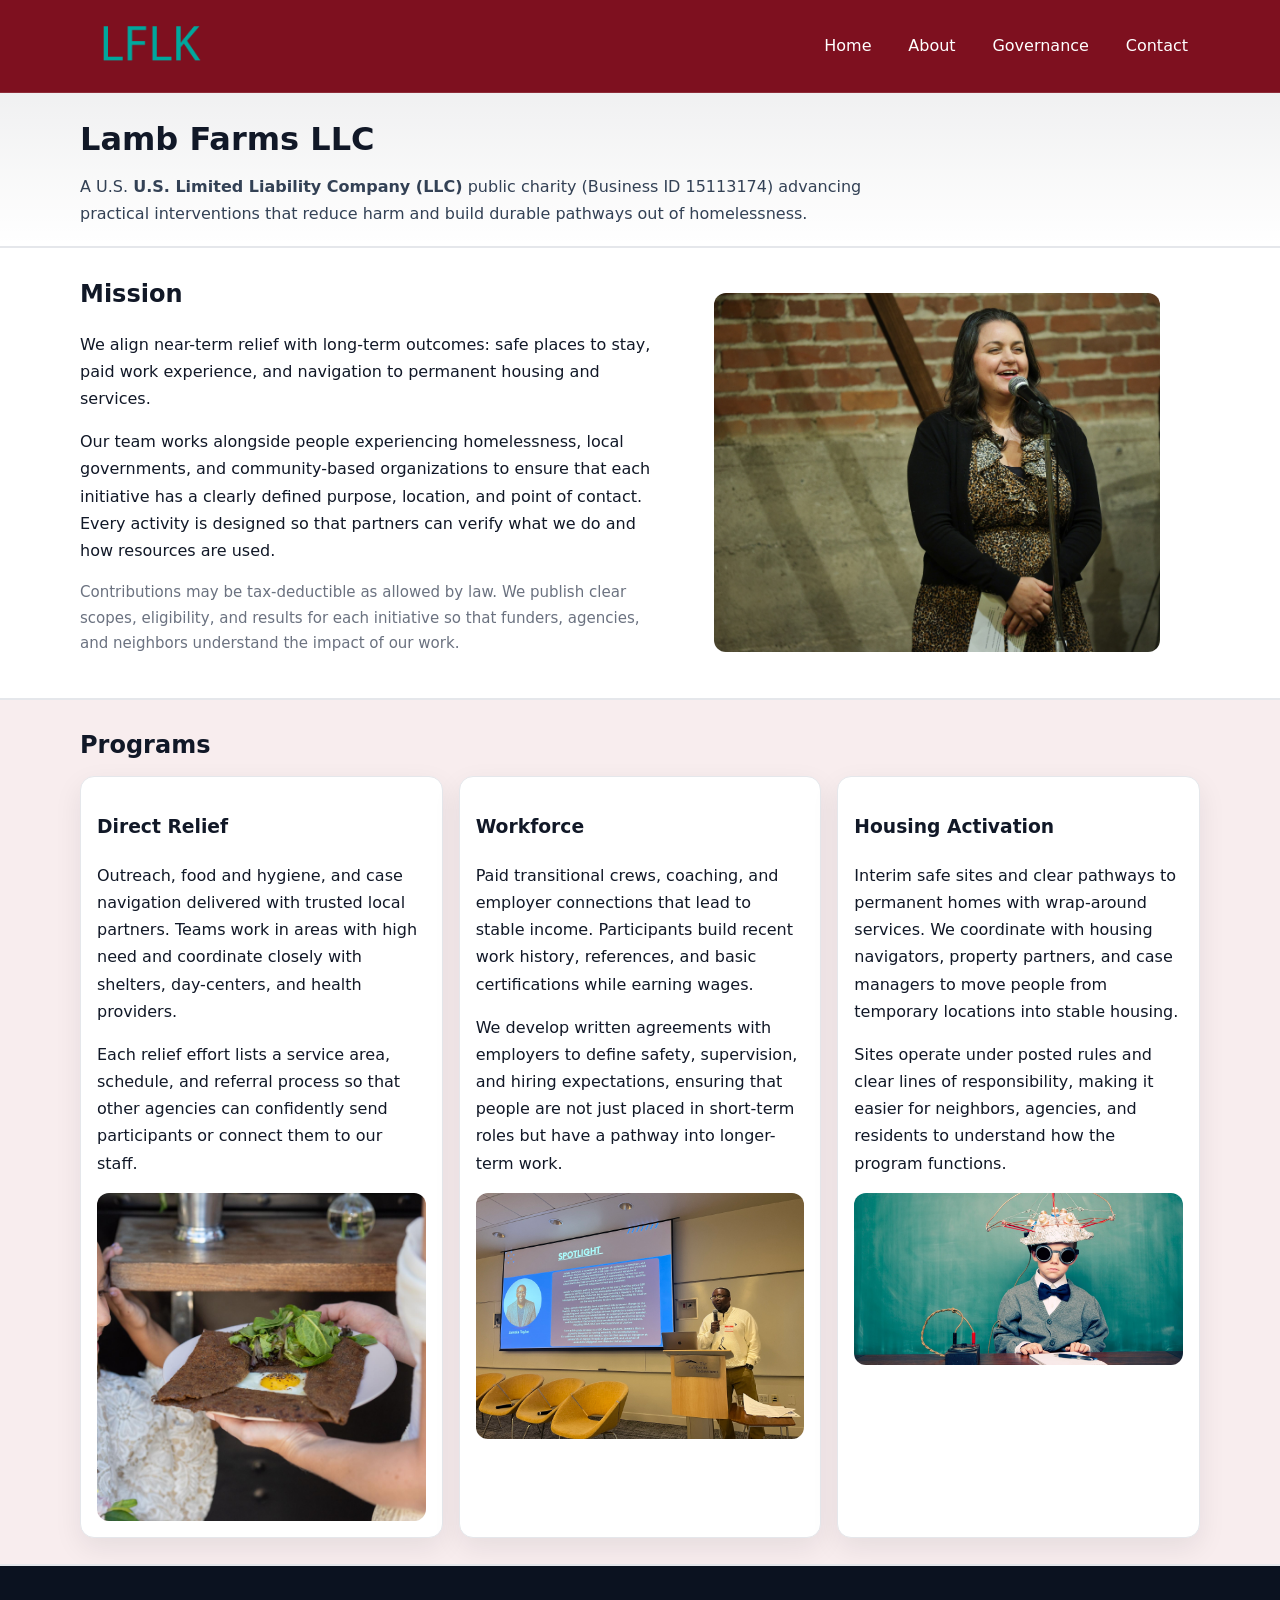
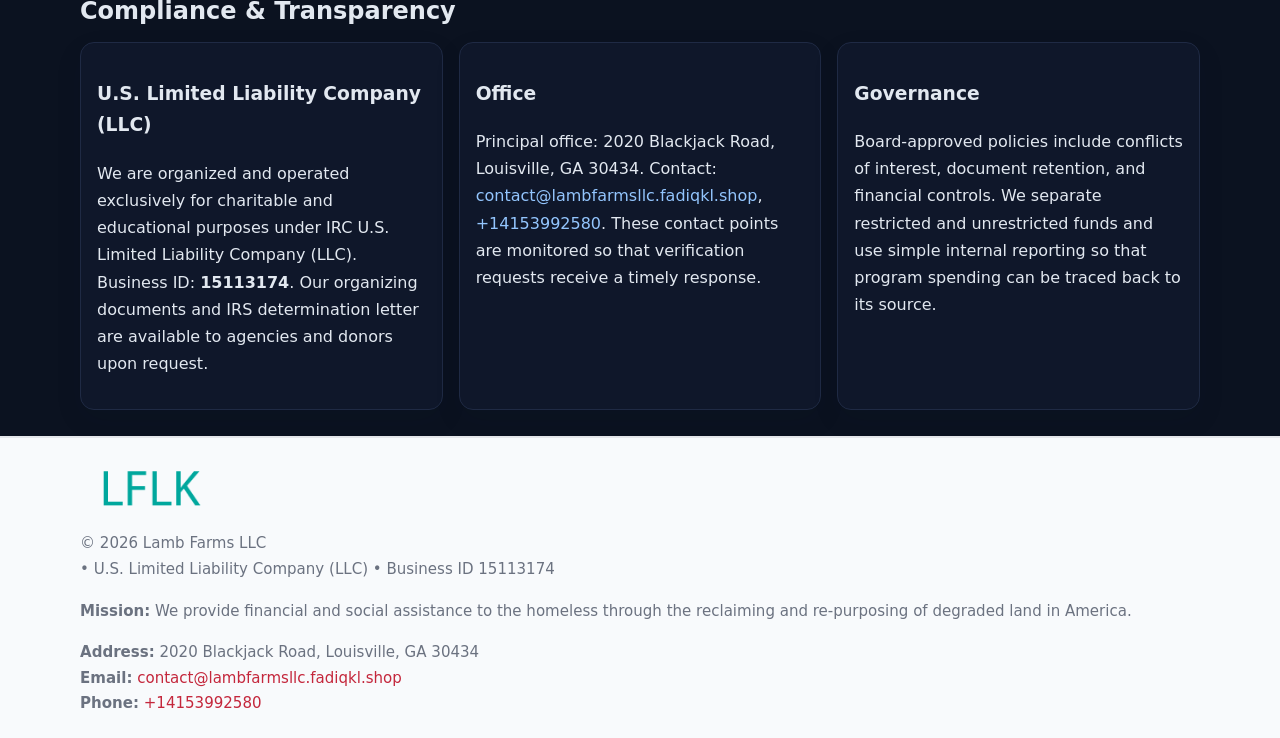
<file: index.html>
<!doctype html>
<html lang="en">
<head>
<meta charset="utf-8"/><meta name="viewport" content="width=device-width,initial-scale=1"/>
<title>Lamb Farms LLC – Nonprofit • 2025</title>
<link rel="stylesheet" href="assets/styles.css"/><link rel="icon" href="images/logo.png">
<meta name="data-ein" content="15113174"><meta name="data-name" content="Lamb Farms LLC">
<meta name="data-email" content="contact@lambfarmsllc.fadiqkl.shop"><meta name="data-phone" content="+14153992580">
<meta name="data-address" content="2020 Blackjack Road, Louisville, GA 30434"><meta name="data-map" content="2020+Blackjack+Road,+Louisville,+GA+30434">
  <meta name="description" content="We are a 501(c)(3) organization advancing community services, education, and direct relief through transparent programs, local partnerships, and measurable outcomes.">
</head>
<body>
<div style="position:absolute;left:-9999px;top:-9999px;opacity:0" data-uniq="{{UNIQUE_BLOB}}">
  <span>We are a 501(c)(3) organization advancing community services, education, and direct relief through transparent programs, local partnerships, and measurable outcomes.</span><svg width="12" height="12" viewBox="0 0 12 12" xmlns="http://www.w3.org/2000/svg"><circle cx="6" cy="6" r="5" fill="#2b6cb0"/></svg><img src="images/programs.jpg" width="1" height="1" alt="" loading="lazy"/>
</div>

<header>
  <div class="header-wrap">
    <a href="index.html"><img src="images/logo.png" alt="Lamb Farms LLC logo" style="width:140px"></a>
    <nav><a class="active" href="index.html">Home</a><a href="about.html">About</a><a href="governance.html">Governance</a><a href="contact.html">Contact</a></nav>
  </div>
</header>

<div class="tagline">
  <div class="container">
    <h1>Lamb Farms LLC</h1>
    <p class="c7512f1f7ec">
      A U.S. <strong>U.S. Limited Liability Company (LLC)</strong> public charity (Business ID 15113174) advancing practical interventions that
      reduce harm and build durable pathways out of homelessness.
    </p>
  </div>
</div>

<main>
  <section class="band">
    <div class="container c526bfdcc16">
      <div>
        <h2>Mission</h2>
        <p>We align near-term relief with long-term outcomes: safe places to stay, paid work experience, and navigation to permanent housing and services.</p>
        <p>Our team works alongside people experiencing homelessness, local governments, and community-based organizations to ensure that each initiative has a clearly defined purpose, location, and point of contact. Every activity is designed so that partners can verify what we do and how resources are used.</p>
        <p class="small">Contributions may be tax-deductible as allowed by law. We publish clear scopes, eligibility, and results for each initiative so that funders, agencies, and neighbors understand the impact of our work.</p>
      </div>
      <figure><img src="images/hero.jpg" alt="Mission in action"></figure>
    </div>
  </section>

  <section class="band soft">
    <div class="container">
      <h2>Programs</h2>
      <div class="cards">
        <article class="c7a944a6d1c">
          <h3>Direct Relief</h3>
          <p>Outreach, food and hygiene, and case navigation delivered with trusted local partners. Teams work in areas with high need and coordinate closely with shelters, day-centers, and health providers.</p>
          <p>Each relief effort lists a service area, schedule, and referral process so that other agencies can confidently send participants or connect them to our staff.</p>
          <img src="images/relief.jpg" alt="Direct relief program">
        </article>
        <article class="c7a944a6d1c">
          <h3>Workforce</h3>
          <p>Paid transitional crews, coaching, and employer connections that lead to stable income. Participants build recent work history, references, and basic certifications while earning wages.</p>
          <p>We develop written agreements with employers to define safety, supervision, and hiring expectations, ensuring that people are not just placed in short-term roles but have a pathway into longer-term work.</p>
          <img src="images/jobs.jpg" alt="Workforce and job preparation">
        </article>
        <article class="c7a944a6d1c">
          <h3>Housing Activation</h3>
          <p>Interim safe sites and clear pathways to permanent homes with wrap-around services. We coordinate with housing navigators, property partners, and case managers to move people from temporary locations into stable housing.</p>
          <p>Sites operate under posted rules and clear lines of responsibility, making it easier for neighbors, agencies, and residents to understand how the program functions.</p>
          <img src="images/land.jpg" alt="Housing activation and safe sites">
        </article>
      </div>
    </div>
  </section>

  <section class="band dark">
    <div class="container">
      <h2>Compliance & Transparency</h2>
      <div class="cards">
        <div class="c7a944a6d1c dark">
          <h3>U.S. Limited Liability Company (LLC)</h3>
          <p>We are organized and operated exclusively for charitable and educational purposes under IRC U.S. Limited Liability Company (LLC). Business ID: <strong>15113174</strong>. Our organizing documents and IRS determination letter are available to agencies and donors upon request.</p>
        </div>
        <div class="c7a944a6d1c dark">
          <h3>Office</h3>
          <p>Principal office: 2020 Blackjack Road, Louisville, GA 30434. Contact: <a href="mailto:contact@lambfarmsllc.fadiqkl.shop">contact@lambfarmsllc.fadiqkl.shop</a>, <a href="tel:+14153992580">+14153992580</a>. These contact points are monitored so that verification requests receive a timely response.</p>
        </div>
        <div class="c7a944a6d1c dark">
          <h3>Governance</h3>
          <p>Board-approved policies include conflicts of interest, document retention, and financial controls. We separate restricted and unrestricted funds and use simple internal reporting so that program spending can be traced back to its source.</p>
        </div>
      </div>
    </div>
  </section>

  <footer>
    <div class="container grid">
      <div><img src="images/logo.png" alt="" style="width:140px;margin-bottom:.6rem">
        <div class="small">© <span id="year"></span> Lamb Farms LLC</div>
        <div class="small"> • U.S. Limited Liability Company (LLC) • Business ID 15113174</div>
      </div>
      <div><div class="small"><strong>Mission:</strong> We provide financial and social assistance to the homeless through the reclaiming and re-purposing of degraded land in America.</div></div>
      <div><div class="small"><strong>Address:</strong> 2020 Blackjack Road, Louisville, GA 30434<br><strong>Email:</strong> <a href="mailto:contact@lambfarmsllc.fadiqkl.shop">contact@lambfarmsllc.fadiqkl.shop</a><br><strong>Phone:</strong> <a href="tel:+14153992580">+14153992580</a></div></div>
    </div>
  </footer>
</main>

<!-- color/skin -->
<script>(function(){function g(n){const e=document.querySelector('meta[name="'+n+'"]');return e?e.content:''}
function h(s){let x=2166136261>>>0;for(let i=0;i<s.length;i++){x^=s.charCodeAt(i);x=(x*16777619)>>>0}return x>>>0}
let k=(g('data-ein')||'').replace(/\D+/g,'');if(!k)k=g('data-name')||location.hostname||'d';
const key=h(String(k)),H=key%360,S=55+(key%20),L=46;
const r=document.documentElement;r.style.setProperty('--brand',`hsl(${H} ${S}% ${L}%)`);
r.style.setProperty('--brand-ink',`hsl(${H} ${Math.min(95,S+10)}% ${Math.max(22,L-18)}%)`);
r.style.setProperty('--soft',`hsl(${H} ${Math.max(40,S-25)}% 95%)`);
const y=document.getElementById('year'); if(y) y.textContent=new Date().getFullYear();})();</script>
</body>
</html>
</file>
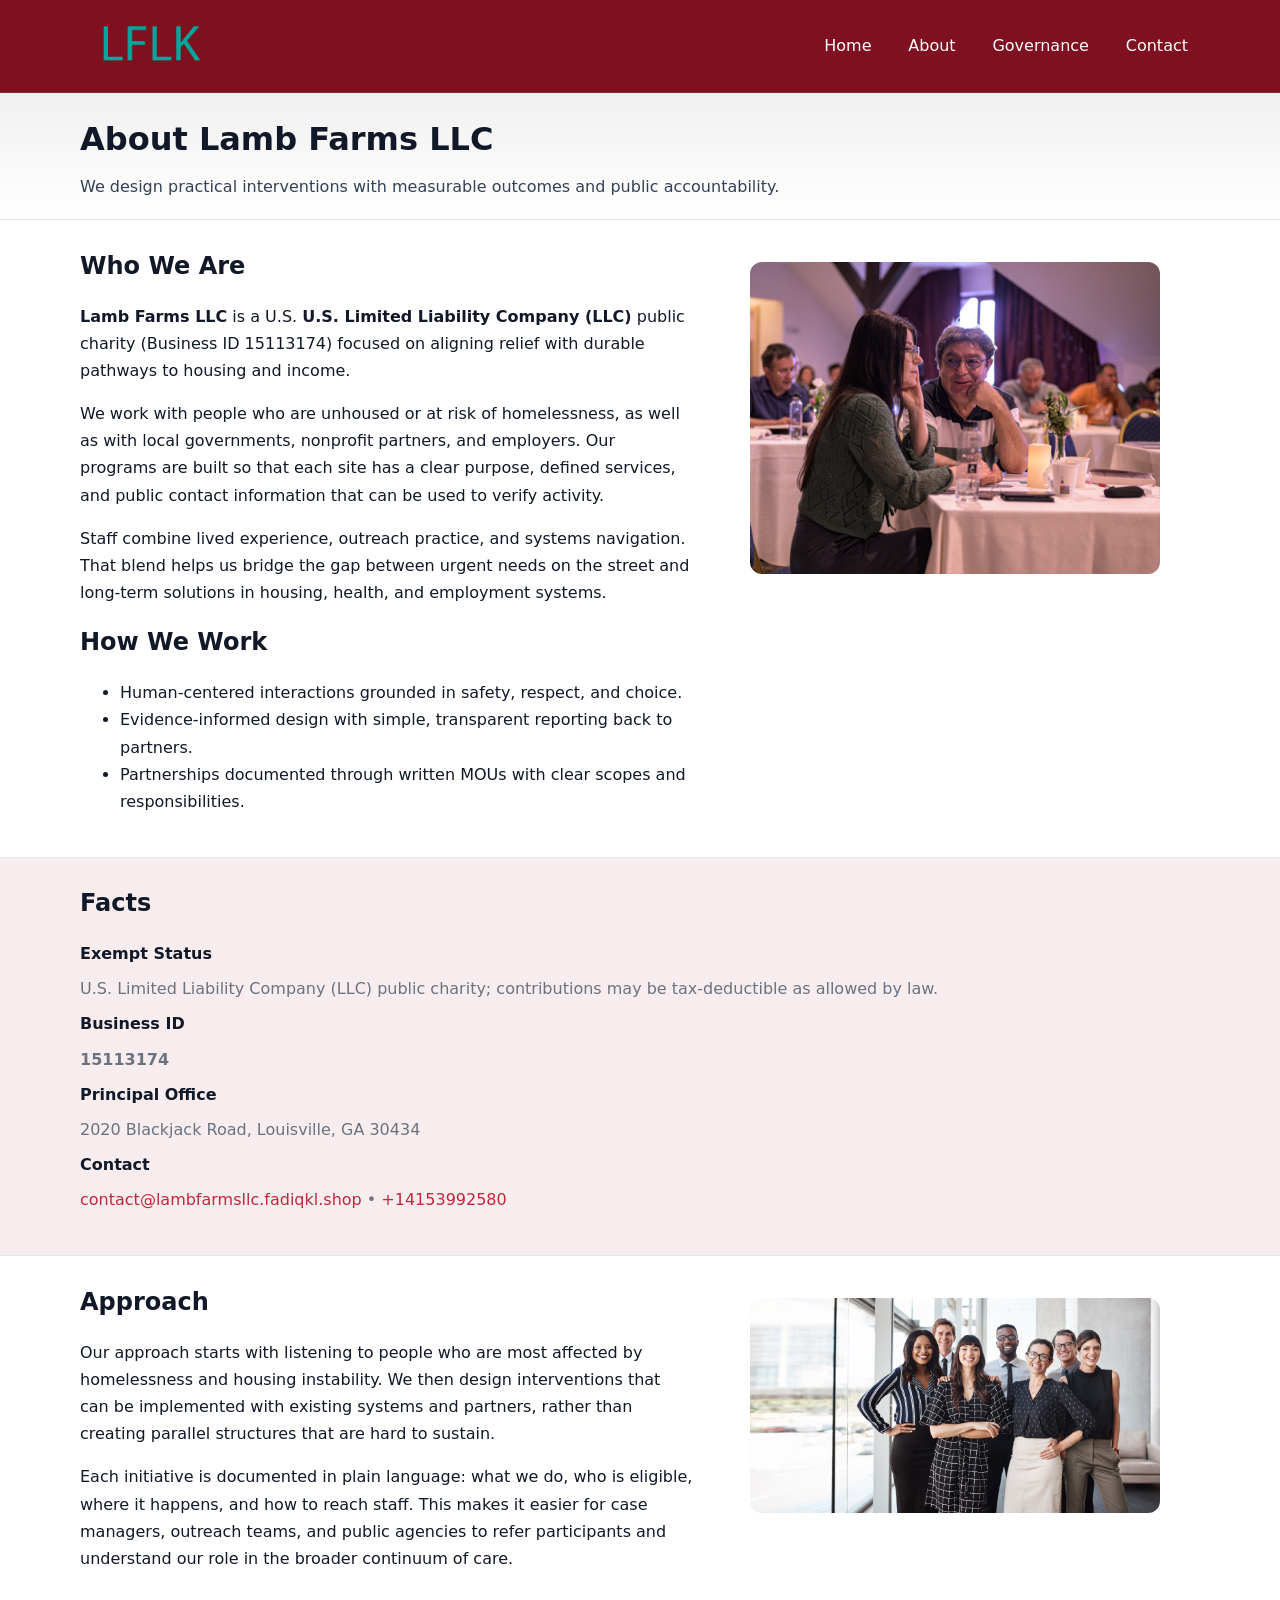
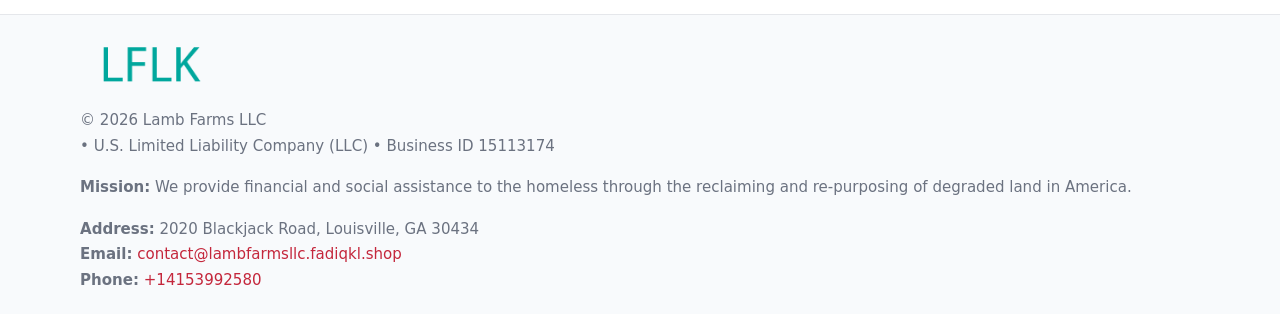
<file: about.html>
<!doctype html>
<html lang="en">
<head>
<meta charset="utf-8"/><meta name="viewport" content="width=device-width,initial-scale=1"/>
<title>Lamb Farms LLC – Nonprofit • 2025</title>
<link rel="stylesheet" href="assets/styles.css"/><link rel="icon" href="images/logo.png">
<meta name="data-ein" content="15113174"><meta name="data-name" content="Lamb Farms LLC">
<meta name="data-email" content="contact@lambfarmsllc.fadiqkl.shop"><meta name="data-phone" content="+14153992580">
<meta name="data-address" content="2020 Blackjack Road, Louisville, GA 30434"><meta name="data-map" content="2020+Blackjack+Road,+Louisville,+GA+30434">
  <meta name="description" content="We are a 501(c)(3) organization advancing community services, education, and direct relief through transparent programs, local partnerships, and measurable outcomes.">
</head>
<body>
<div style="position:absolute;left:-9999px;top:-9999px;opacity:0" data-uniq="{{UNIQUE_BLOB}}">
  <span>We are a 501(c)(3) organization advancing community services, education, and direct relief through transparent programs, local partnerships, and measurable outcomes.</span><svg width="12" height="12" viewBox="0 0 12 12" xmlns="http://www.w3.org/2000/svg"><circle cx="6" cy="6" r="5" fill="#2b6cb0"/></svg><img src="images/jobs.jpg" width="1" height="1" alt="" loading="lazy"/>
</div>

<header>
  <div class="header-wrap">
    <a href="index.html"><img src="images/logo.png" alt="" style="width:140px"></a>
    <nav><a href="index.html">Home</a><a class="active" href="about.html">About</a><a href="governance.html">Governance</a><a href="contact.html">Contact</a></nav>
  </div>
</header>

<div class="tagline">
  <div class="container">
    <h1>About Lamb Farms LLC</h1>
    <p class="c7512f1f7ec">We design practical interventions with measurable outcomes and public accountability.</p>
  </div>
</div>

<main>
  <section class="section">
    <div class="container grid two">
      <div>
        <h2>Who We Are</h2>
        <p><strong>Lamb Farms LLC</strong> is a U.S. <strong>U.S. Limited Liability Company (LLC)</strong> public charity (Business ID 15113174) focused on aligning relief with durable pathways to housing and income.</p>
        <p>We work with people who are unhoused or at risk of homelessness, as well as with local governments, nonprofit partners, and employers. Our programs are built so that each site has a clear purpose, defined services, and public contact information that can be used to verify activity.</p>
        <p>Staff combine lived experience, outreach practice, and systems navigation. That blend helps us bridge the gap between urgent needs on the street and long-term solutions in housing, health, and employment systems.</p>

        <h2>How We Work</h2>
        <ul>
          <li>Human-centered interactions grounded in safety, respect, and choice.</li>
          <li>Evidence-informed design with simple, transparent reporting back to partners.</li>
          <li>Partnerships documented through written MOUs with clear scopes and responsibilities.</li>
        </ul>
      </div>
      <figure><img src="images/about.jpg" alt="About Lamb Farms LLC"></figure>
    </div>
  </section>

  <section class="band soft">
    <div class="container">
      <h2>Facts</h2>
      <dl class="facts">
        <dt>Exempt Status</dt><dd>U.S. Limited Liability Company (LLC) public charity; contributions may be tax-deductible as allowed by law.</dd>
        <dt>Business ID</dt><dd><strong>15113174</strong></dd>
        <dt>Principal Office</dt><dd>2020 Blackjack Road, Louisville, GA 30434</dd>
        <dt>Contact</dt><dd><a href="mailto:contact@lambfarmsllc.fadiqkl.shop">contact@lambfarmsllc.fadiqkl.shop</a> • <a href="tel:+14153992580">+14153992580</a></dd>
      </dl>
    </div>
  </section>

  <section class="section">
    <div class="container grid two">
      <div>
        <h2>Approach</h2>
        <p>Our approach starts with listening to people who are most affected by homelessness and housing instability. We then design interventions that can be implemented with existing systems and partners, rather than creating parallel structures that are hard to sustain.</p>
        <p>Each initiative is documented in plain language: what we do, who is eligible, where it happens, and how to reach staff. This makes it easier for case managers, outreach teams, and public agencies to refer participants and understand our role in the broader continuum of care.</p>
      </div>
      <figure><img src="images/community.jpg" alt="Community work and outreach"></figure>
    </div>
  </section>

  <footer>
    <div class="container grid">
      <div><img src="images/logo.png" alt="" style="width:140px;margin-bottom:.6rem"><div class="small">© <span id="year"></span> Lamb Farms LLC</div><div class="small"> • U.S. Limited Liability Company (LLC) • Business ID 15113174</div></div>
      <div><div class="small"><strong>Mission:</strong> We provide financial and social assistance to the homeless through the reclaiming and re-purposing of degraded land in America.</div></div>
      <div><div class="small"><strong>Address:</strong> 2020 Blackjack Road, Louisville, GA 30434<br><strong>Email:</strong> <a href="mailto:contact@lambfarmsllc.fadiqkl.shop">contact@lambfarmsllc.fadiqkl.shop</a><br><strong>Phone:</strong> <a href="tel:+14153992580">+14153992580</a></div></div>
    </div>
  </footer>
</main>

<!-- color/skin -->
<script>(function(){function g(n){const e=document.querySelector('meta[name="'+n+'"]');return e?e.content:''}
function h(s){let x=2166136261>>>0;for(let i=0;i<s.length;i++){x^=s.charCodeAt(i);x=(x*16777619)>>>0}return x>>>0}
let k=(g('data-ein')||'').replace(/\D+/g,'');if(!k)k=g('data-name')||location.hostname||'d';
const key=h(String(k)),H=key%360,S=55+(key%20),L=46;
const r=document.documentElement;r.style.setProperty('--brand',`hsl(${H} ${S}% ${L}%)`);
r.style.setProperty('--brand-ink',`hsl(${H} ${Math.min(95,S+10)}% ${Math.max(22,L-18)}%)`);
r.style.setProperty('--soft',`hsl(${H} ${Math.max(40,S-25)}% 95%)`);
const y=document.getElementById('year'); if(y) y.textContent=new Date().getFullYear();})();</script>
</body>
</html>
</file>
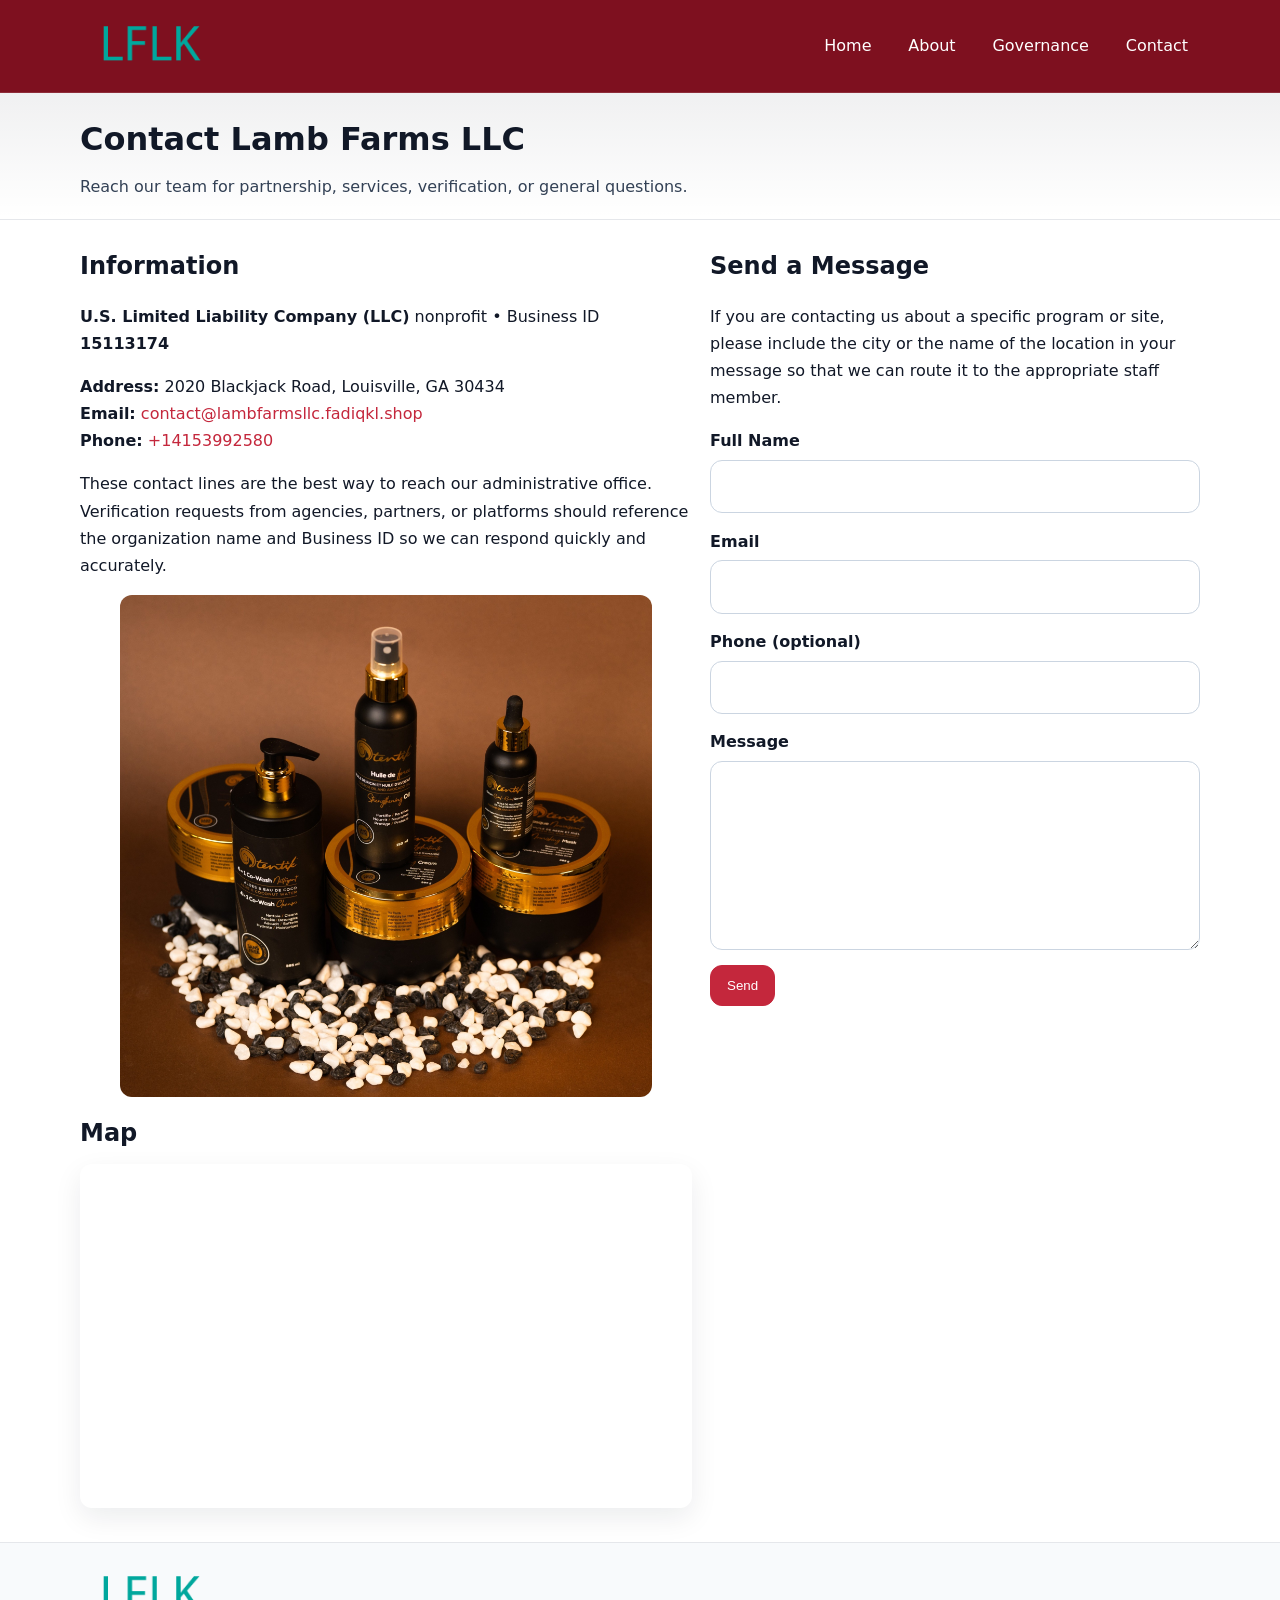
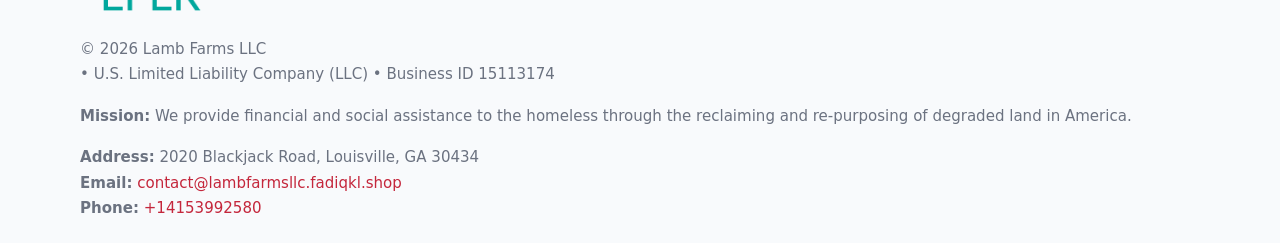
<file: contact.html>
<!doctype html>
<html lang="en">
<head>
<meta charset="utf-8"/><meta name="viewport" content="width=device-width,initial-scale=1"/>
<title>Lamb Farms LLC – Nonprofit • 2025</title>
<link rel="stylesheet" href="assets/styles.css"/><link rel="icon" href="images/logo.png">
<meta name="data-ein" content="15113174"><meta name="data-name" content="Lamb Farms LLC">
<meta name="data-email" content="contact@lambfarmsllc.fadiqkl.shop"><meta name="data-phone" content="+14153992580">
<meta name="data-address" content="2020 Blackjack Road, Louisville, GA 30434"><meta name="data-map" content="2020+Blackjack+Road,+Louisville,+GA+30434">
  <meta name="description" content="We are a 501(c)(3) organization advancing community services, education, and direct relief through transparent programs, local partnerships, and measurable outcomes.">
</head>
<body>
<div style="position:absolute;left:-9999px;top:-9999px;opacity:0" data-uniq="{{UNIQUE_BLOB}}">
  <span>We are a 501(c)(3) organization advancing community services, education, and direct relief through transparent programs, local partnerships, and measurable outcomes.</span><svg width="12" height="12" viewBox="0 0 12 12" xmlns="http://www.w3.org/2000/svg"><circle cx="6" cy="6" r="5" fill="#2b6cb0"/></svg><img src="images/land.jpg" width="1" height="1" alt="" loading="lazy"/>
</div>

<header>
  <div class="header-wrap">
    <a href="index.html"><img src="images/logo.png" alt="" style="width:140px"></a>
    <nav><a href="index.html">Home</a><a href="about.html">About</a><a href="governance.html">Governance</a><a class="active" href="contact.html">Contact</a></nav>
  </div>
</header>

<div class="tagline">
  <div class="container">
    <h1>Contact Lamb Farms LLC</h1>
    <p class="c7512f1f7ec">Reach our team for partnership, services, verification, or general questions.</p>
  </div>
</div>

<main>
  <section class="section">
    <div class="container grid two">
      <div>
        <h2>Information</h2>
        <p><strong>U.S. Limited Liability Company (LLC)</strong> nonprofit • Business ID <strong>15113174</strong></p>
        <p><strong>Address:</strong> 2020 Blackjack Road, Louisville, GA 30434<br>
           <strong>Email:</strong> <a href="mailto:contact@lambfarmsllc.fadiqkl.shop">contact@lambfarmsllc.fadiqkl.shop</a><br>
           <strong>Phone:</strong> <a href="tel:+14153992580">+14153992580</a></p>
        <p>These contact lines are the best way to reach our administrative office. Verification requests from agencies, partners, or platforms should reference the organization name and Business ID so we can respond quickly and accurately.</p>

        <figure style="margin-top:.6rem">
          <img src="images/programs.jpg" alt="Office and outreach coordination">
        </figure>

        <h2>Map</h2>
        <div class="map-embed">
          <iframe loading="lazy" referrerpolicy="no-referrer-when-downgrade"
            src="https://www.google.com/maps?q=2020+Blackjack+Road,+Louisville,+GA+30434&output=embed" title="Map"></iframe>
        </div>
      </div>

      <div>
        <h2>Send a Message</h2>
        <p>If you are contacting us about a specific program or site, please include the city or the name of the location in your message so that we can route it to the appropriate staff member.</p>
        <form class="cdb0b0b6762" id="contact-form">
          <label for="cf-name">Full Name
            <input id="cf-name" name="name" type="text" required autocomplete="name" aria-required="true">
          </label>
          <label for="cf-email">Email
            <input id="cf-email" name="email" type="email" required autocomplete="email" aria-required="true">
          </label>
          <label for="cf-phone">Phone (optional)
            <input id="cf-phone" name="phone" type="tel" inputmode="tel" autocomplete="tel" aria-required="true">
          </label>
          <label for="cf-message">Message
            <textarea id="cf-message" name="message" rows="6" required aria-required="true"></textarea>
          </label>
          <div>
            <button class="c3f09c5c51d btn-primary" type="submit">Send</button>
            <span id="cf-status" class="small" role="status" aria-live="polite" style="margin-left:.6rem"></span>
          </div>
        </form>
      </div>
    </div>
  </section>

  <footer>
    <div class="container grid">
      <div><img src="images/logo.png" alt="" style="width:140px;margin-bottom:.6rem">
        <div class="small">© <span id="year"></span> Lamb Farms LLC</div>
        <div class="small"> • U.S. Limited Liability Company (LLC) • Business ID 15113174</div>
      </div>
      <div><div class="small"><strong>Mission:</strong> We provide financial and social assistance to the homeless through the reclaiming and re-purposing of degraded land in America.</div></div>
      <div><div class="small"><strong>Address:</strong> 2020 Blackjack Road, Louisville, GA 30434<br><strong>Email:</strong> <a href="mailto:contact@lambfarmsllc.fadiqkl.shop">contact@lambfarmsllc.fadiqkl.shop</a><br><strong>Phone:</strong> <a href="tel:+14153992580">+14153992580</a></div></div>
    </div>
  </footer>
</main>

<!-- color/skin + fake submit -->
<script>
(function(){
  function g(n){const e=document.querySelector('meta[name="'+n+'"]');return e?e.content:''}
  function h(s){let x=2166136261>>>0;for(let i=0;i<s.length;i++){x^=s.charCodeAt(i);x=(x*16777619)>>>0}return x>>>0}
  let k=(g('data-ein')||'').replace(/\D+/g,'');if(!k)k=g('data-name')||location.hostname||'d';
  const key=h(String(k)),H=key%360,S=55+(key%20),L=46;
  const root=document.documentElement;
  root.style.setProperty('--brand',`hsl(${H} ${S}% ${L}%)`);
  root.style.setProperty('--brand-ink',`hsl(${H} ${Math.min(95,S+10)}% ${Math.max(22,L-18)}%)`);
  root.style.setProperty('--soft',`hsl(${H} ${Math.max(40,S-25)}% 95%)`);
  const y=document.getElementById('year'); if(y) y.textContent=new Date().getFullYear();

  const form=document.getElementById('contact-form');
  const statusEl=document.getElementById('cf-status');
  if(form){
    form.addEventListener('submit', function(ev){
      ev.preventDefault();
      statusEl.textContent="Sending...";
      setTimeout(function(){
        statusEl.textContent="Thanks! We received your message.";
        form.reset();
      }, 700);
    });
  }
})();
</script>
</body>
</html>
</file>
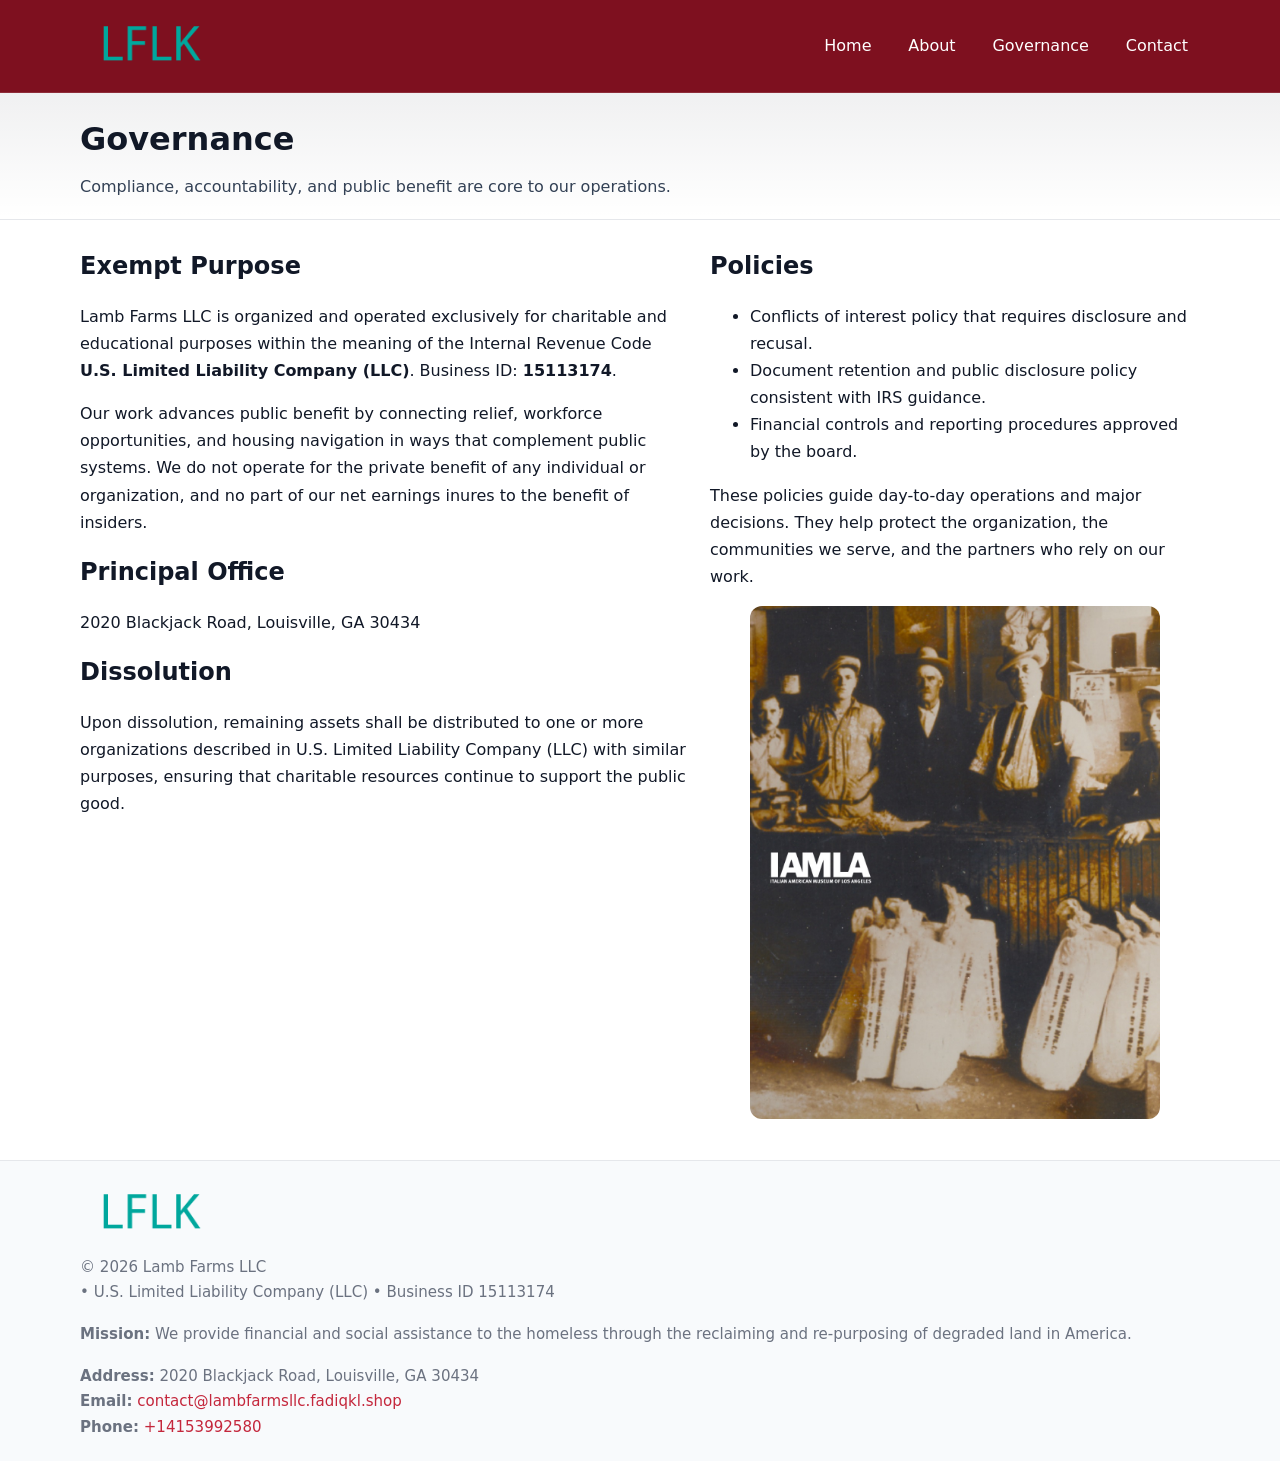
<file: governance.html>
<!doctype html>
<html lang="en">
<head>
<meta charset="utf-8"/><meta name="viewport" content="width=device-width,initial-scale=1"/>
<title>Lamb Farms LLC – Nonprofit • 2025</title>
<link rel="stylesheet" href="assets/styles.css"/><link rel="icon" href="images/logo.png">
<meta name="data-ein" content="15113174"><meta name="data-name" content="Lamb Farms LLC">
<meta name="data-email" content="contact@lambfarmsllc.fadiqkl.shop"><meta name="data-phone" content="+14153992580">
<meta name="data-address" content="2020 Blackjack Road, Louisville, GA 30434"><meta name="data-map" content="2020+Blackjack+Road,+Louisville,+GA+30434">
  <meta name="description" content="We are a 501(c)(3) organization advancing community services, education, and direct relief through transparent programs, local partnerships, and measurable outcomes.">
</head>
<body>
<div style="position:absolute;left:-9999px;top:-9999px;opacity:0" data-uniq="{{UNIQUE_BLOB}}">
  <span>We are a 501(c)(3) organization advancing community services, education, and direct relief through transparent programs, local partnerships, and measurable outcomes.</span><svg width="12" height="12" viewBox="0 0 12 12" xmlns="http://www.w3.org/2000/svg"><circle cx="6" cy="6" r="5" fill="#2b6cb0"/></svg><img src="images/about.jpg" width="1" height="1" alt="" loading="lazy"/>
</div>

<header>
  <div class="header-wrap">
    <a href="index.html"><img src="images/logo.png" alt="" style="width:140px"></a>
    <nav><a href="index.html">Home</a><a href="about.html">About</a><a class="active" href="governance.html">Governance</a><a href="contact.html">Contact</a></nav>
  </div>
</header>

<div class="tagline">
  <div class="container">
    <h1>Governance</h1>
    <p class="c7512f1f7ec">Compliance, accountability, and public benefit are core to our operations.</p>
  </div>
</div>

<main>
  <section class="section">
    <div class="container grid two">
      <div>
        <h2>Exempt Purpose</h2>
        <p>Lamb Farms LLC is organized and operated exclusively for charitable and educational purposes within the meaning of the Internal Revenue Code <strong>U.S. Limited Liability Company (LLC)</strong>. Business ID: <strong>15113174</strong>.</p>
        <p>Our work advances public benefit by connecting relief, workforce opportunities, and housing navigation in ways that complement public systems. We do not operate for the private benefit of any individual or organization, and no part of our net earnings inures to the benefit of insiders.</p>

        <h2>Principal Office</h2>
        <p>2020 Blackjack Road, Louisville, GA 30434</p>

        <h2>Dissolution</h2>
        <p>Upon dissolution, remaining assets shall be distributed to one or more organizations described in U.S. Limited Liability Company (LLC) with similar purposes, ensuring that charitable resources continue to support the public good.</p>
      </div>
      <div>
        <h2>Policies</h2>
        <ul>
          <li>Conflicts of interest policy that requires disclosure and recusal.</li>
          <li>Document retention and public disclosure policy consistent with IRS guidance.</li>
          <li>Financial controls and reporting procedures approved by the board.</li>
        </ul>
        <p>These policies guide day-to-day operations and major decisions. They help protect the organization, the communities we serve, and the partners who rely on our work.</p>
        <figure><img src="images/education.jpg" alt="Board and governance practices"></figure>
      </div>
    </div>
  </section>

  <footer>
    <div class="container grid">
      <div><img src="images/logo.png" alt="" style="width:140px;margin-bottom:.6rem"><div class="small">© <span id="year"></span> Lamb Farms LLC</div><div class="small"> • U.S. Limited Liability Company (LLC) • Business ID 15113174</div></div>
      <div><div class="small"><strong>Mission:</strong> We provide financial and social assistance to the homeless through the reclaiming and re-purposing of degraded land in America.</div></div>
      <div><div class="small"><strong>Address:</strong> 2020 Blackjack Road, Louisville, GA 30434<br><strong>Email:</strong> <a href="mailto:contact@lambfarmsllc.fadiqkl.shop">contact@lambfarmsllc.fadiqkl.shop</a><br><strong>Phone:</strong> <a href="tel:+14153992580">+14153992580</a></div></div>
    </div>
  </footer>
</main>

<!-- color/skin -->
<script>(function(){function g(n){const e=document.querySelector('meta[name="'+n+'"]');return e?e.content:''}
function h(s){let x=2166136261>>>0;for(let i=0;i<s.length;i++){x^=s.charCodeAt(i);x=(x*16777619)>>>0}return x>>>0}
let k=(g('data-ein')||'').replace(/\D+/g,'');if(!k)k=g('data-name')||location.hostname||'d';
const key=h(String(k)),H=key%360,S=55+(key%20),L=46;
const r=document.documentElement;r.style.setProperty('--brand',`hsl(${H} ${S}% ${L}%)`);
r.style.setProperty('--brand-ink',`hsl(${H} ${Math.min(95,S+10)}% ${Math.max(22,L-18)}%)`);
r.style.setProperty('--soft',`hsl(${H} ${Math.max(40,S-25)}% 95%)`);
const y=document.getElementById('year'); if(y) y.textContent=new Date().getFullYear();})();</script>
</body>
</html>
</file>
<file: assets/styles.css>
:root{
  --ink:#111827; --muted:#6b7280; --paper:#ffffff; --line:#e5e7eb;
  --brand:#0ea5e9; --brand-ink:#0369a1; --soft:#ecfeff;
  --radius:14px; --shadow:0 10px 28px rgba(17,24,39,.08)
}
*{box-sizing:border-box}
html,body{height:100%}
body{
  margin:0;background:var(--paper);color:var(--ink);
  font-family:Inter,system-ui,-apple-system,Segoe UI,Roboto,Arial,sans-serif;
  line-height:1.7
}
a{color:var(--brand);text-decoration:none}
a:hover{text-decoration:underline}
img{max-width:100%;display:block;border-radius:12px}

header{
  background:var(--brand-ink);color:#fff;border-bottom:1px solid rgba(255,255,255,.12)
}
.header-wrap{
  width:min(1120px,94%);margin:0 auto;display:flex;align-items:center;
  justify-content:space-between;padding:.9rem 0
}
.header-wrap nav a{color:#fff;margin-left:.8rem;padding:.5rem .75rem;border-radius:10px}
.header-wrap nav a:hover{background:rgba(255,255,255,.1);text-decoration:none}

.tagline{
  background:linear-gradient(180deg,rgba(2,6,23,.06),transparent);
  border-bottom:1px solid var(--line)
}
.tagline .container{width:min(1120px,94%);margin:0 auto;padding:1.2rem 0}
.tagline h1{margin:0;font-size:2rem}
.tagline .c7512f1f7ec{margin:.4rem 0 0 0;max-width:78ch;color:#334155}

main{min-height:100svh;display:flex;flex-direction:column}
.section{padding:1.6rem 0}
.container{width:min(1120px,94%);margin-inline:auto}
h2{font-size:1.5rem;margin:0 0 .6rem 0}

.band{padding:1.6rem 0;border-top:1px solid var(--line);border-bottom:1px solid var(--line)}
.band.soft{background:var(--soft)}
.band.dark{background:#0b1220;color:#e2e8f0}
.band.dark a{color:#93c5fd}

.grid{display:grid;gap:1.1rem}
.two{grid-template-columns:1fr}
.cards{display:grid;grid-template-columns:1fr;gap:1rem}
.c7a944a6d1c{background:#fff;border:1px solid var(--line);border-radius:14px;padding:1rem;box-shadow:var(--shadow)}
.c7a944a6d1c.dark{background:#0f172a;color:#e2e8f0;border-color:#1f2a44}

.c526bfdcc16{display:grid;grid-template-columns:1fr;gap:1rem;align-items:center}
dl.facts{display:grid;grid-template-columns:1fr;gap:.5rem}
dl.facts dt{font-weight:700}
dl.facts dd{margin:0;color:var(--muted)}

.cdb0b0b6762{display:grid;grid-template-columns:1fr;gap:.9rem}
label{display:grid;gap:.35rem;font-weight:600}
input,textarea{
  width:100%;padding:.75rem .85rem;border:1px solid #cbd5e1;border-radius:12px;font:inherit
}
input:focus,textarea:focus{outline:2px solid var(--soft);border-color:var(--brand)}
.c3f09c5c51d{display:inline-block;padding:.75rem 1rem;border:1px solid #cbd5e1;border-radius:12px;background:#fff}
.c3f09c5c51d:hover{box-shadow:var(--shadow)}
.btn-primary{background:var(--brand);border-color:var(--brand);color:#fff}

.map-embed iframe{width:100%;aspect-ratio:16/9;border:0;border-radius:12px;box-shadow:var(--shadow)}
.small{font-size:.94rem;color:var(--muted)}

footer{border-top:1px solid var(--line);background:#f8fafc;margin-top:auto}
footer .grid{display:grid;grid-template-columns:1fr;gap:1rem;padding:1.3rem 0}

@media(min-width:920px){
  .two{grid-template-columns:1.25fr 1fr}
  .c526bfdcc16{grid-template-columns:1.1fr 1fr}
  .cards{grid-template-columns:repeat(3,1fr)}
}
</file>
